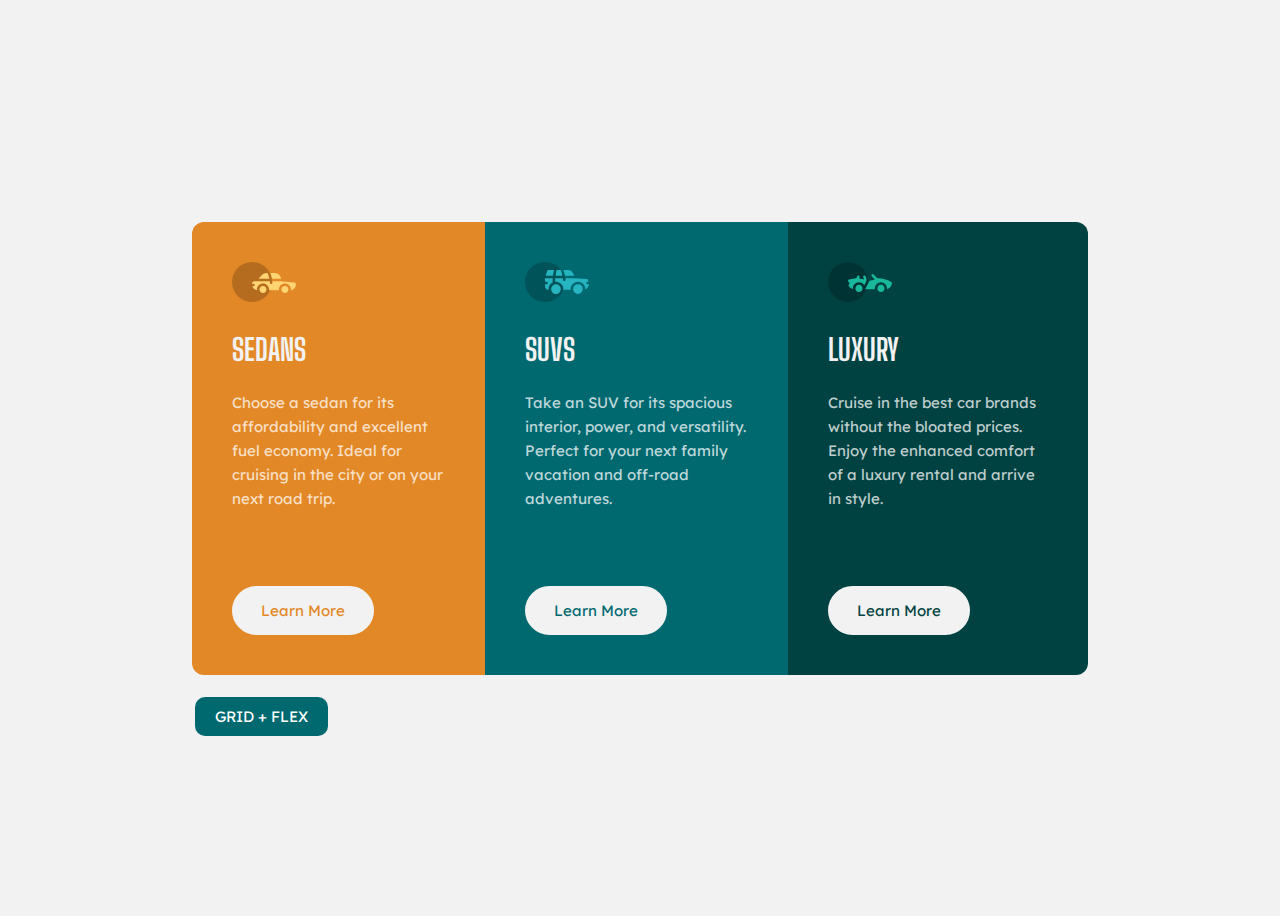
<file: index.html>
<!DOCTYPE html>
<html lang="en">
<head>
  <meta charset="UTF-8">
  <meta name="viewport" content="width=device-width, initial-scale=1.0">
  <link rel="icon" type="image/png" sizes="32x32" href="./images/favicon-32x32.png">
  <link rel="stylesheet" href="style.css">
  <title>Frontend Mentor | 3-column preview card component</title>
</head>
<body>
  
  <div class="container">
    <div class="wrapper">
      <div class="box box1">
        <img src="./images/icon-sedans.svg" alt="">
        <h2>Sedans</h2>
        <p> Choose a sedan for its affordability and excellent fuel economy. Ideal for cruising in the city 
          or on your next road trip.</p>
          <a href="#">Learn More</a>
      </div>

      <div class="box box2">
        <img src="./images/icon-suvs.svg" alt="">
        <h2>SUVs</h2>
        <p>Take an SUV for its spacious interior, power, and versatility. Perfect for your next family vacation 
          and off-road adventures. </p>
          <a href="#">Learn More</a>
      </div>

      <div class="box box3">
        <img src="./images/icon-luxury.svg" alt="">
        <h2>Luxury</h2>
        <p> Cruise in the best car brands without the bloated prices. Enjoy the enhanced comfort of a luxury 
          rental and arrive in style. </p>
          <a href="#">Learn More</a>
      </div>
    </div>
    <a href="./grid/grid.html" class="cta">Grid + Flex</a>
  </div>
  
</body>
</html>
</file>
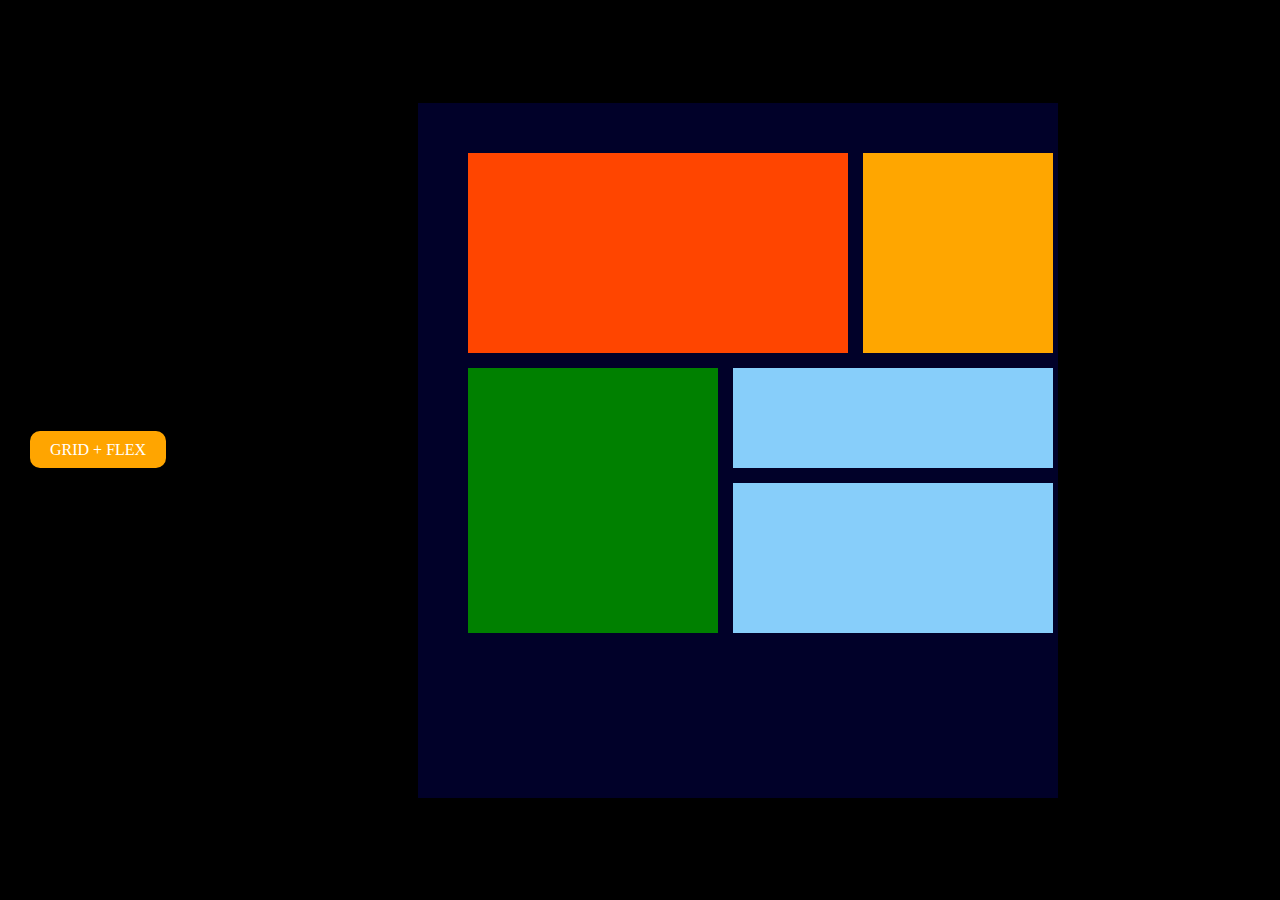
<file: grid/index.html>
<!DOCTYPE html>
<html lang="en">
<head>
    <meta charset="UTF-8">
    <meta http-equiv="X-UA-Compatible" content="IE=edge">
    <meta name="viewport" content="width=device-width, initial-scale=1.0">
    <link rel="stylesheet" href="grid.css">
    <title>Grid task</title>
</head>
<body>
    <header>
        <nav>
            <a href="/index.html" class="cta">Grid + Flex</a>
        </nav>
    </header>
    
    <main>
        
        <div class="item-a"></div>
        <div class="item-b"></div>
        <div class="item-c"></div>
        <div class="item-d"></div>
        <div class="item-e"></div>
    </main>
</body>
</html>
</file>
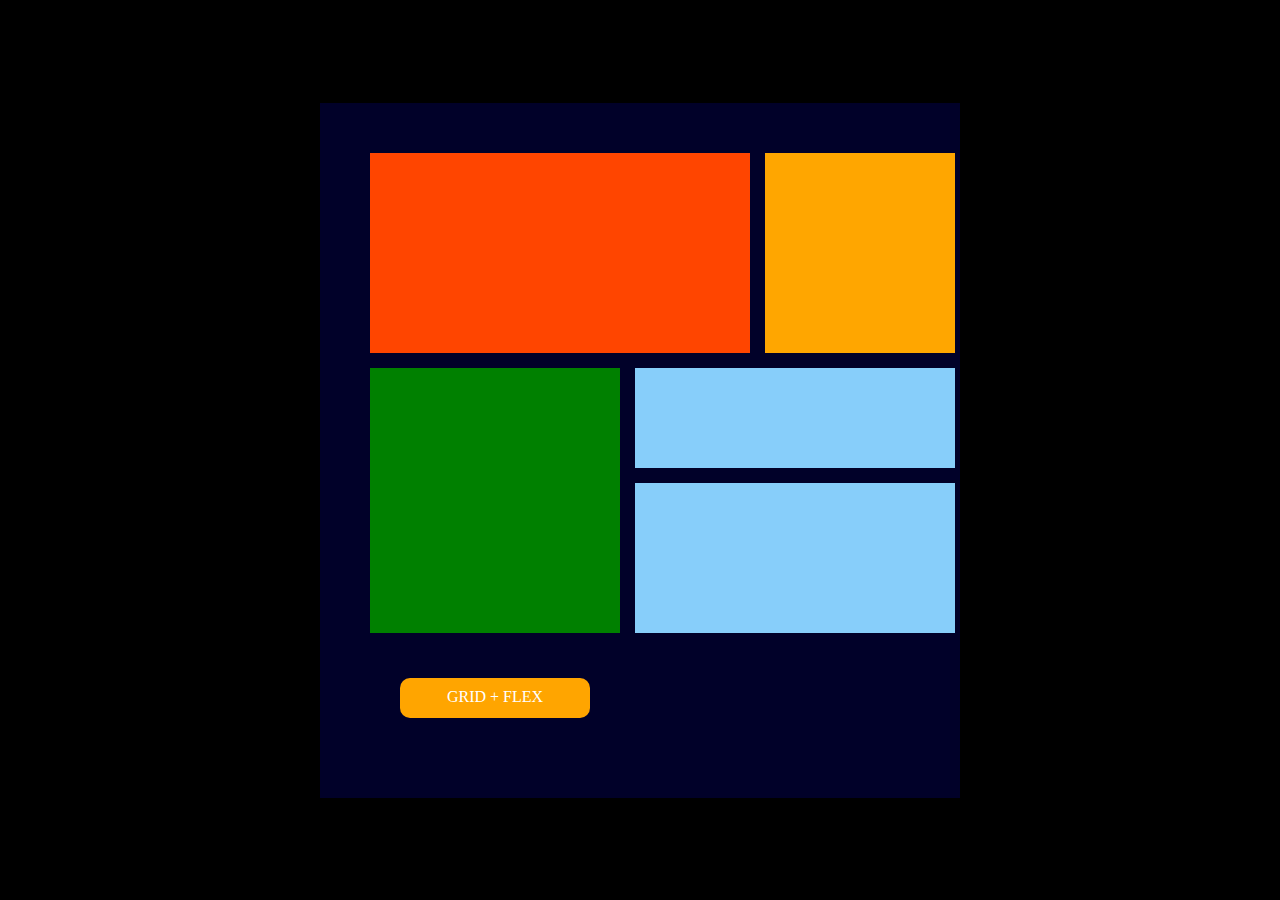
<file: grid.html>
<!DOCTYPE html>
<html lang="en">
<head>
    <meta charset="UTF-8">
    <meta http-equiv="X-UA-Compatible" content="IE=edge">
    <meta name="viewport" content="width=device-width, initial-scale=1.0">
    <link rel="stylesheet" href="grid.css">
    <title>Grid task</title>
</head>
<body>
    
    <main>
        <a href="/index.html" class="cta">Grid + Flex</a>
        <div class="item-a"></div>
        <div class="item-b"></div>
        <div class="item-c"></div>
        <div class="item-d"></div>
        <div class="item-e"></div>
    </main>
</body>
</html>
</file>
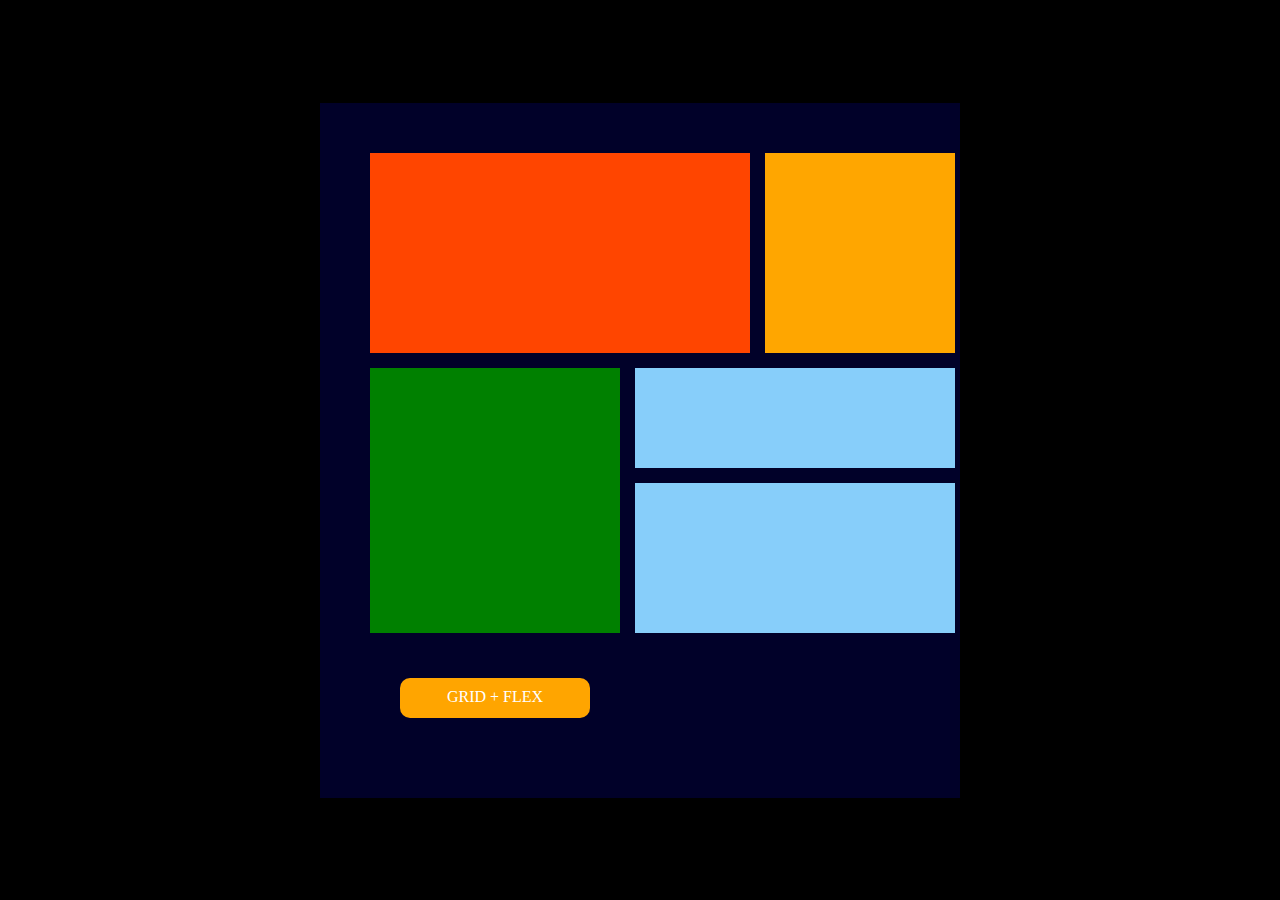
<file: grid/grid.html>
<!DOCTYPE html>
<html lang="en">
<head>
    <meta charset="UTF-8">
    <meta http-equiv="X-UA-Compatible" content="IE=edge">
    <meta name="viewport" content="width=device-width, initial-scale=1.0">
    <link rel="stylesheet" href="grid.css">
    <title>Grid task</title>
</head>
<body>
    
    <main>
        <a href="../index.html" class="cta">Grid + Flex</a>
        <div class="item-a"></div>
        <div class="item-b"></div>
        <div class="item-c"></div>
        <div class="item-d"></div>
        <div class="item-e"></div>
    </main>
</body>
</html>
</file>
<file: style.css>
@import url('https://fonts.googleapis.com/css2?family=Big+Shoulders+Display:wght@700&family=Lexend+Deca&display=swap');

body{
    background-color:  hsl(0, 0%, 95%);
    min-height: 100vh;
    display: flex;
    align-items: center;
    font-size: 15px;
    font-family: 'Lexend Deca', sans-serif;
    font-weight: 400;
}

.container {
    max-width: 960px;
    margin: 0 auto;
}

.wrapper {
    display: flex;
    justify-content: center;
    border-radius: 12px;
    margin: 2rem;
    overflow: hidden;
}

.box1 {
    background: hsl(31, 77%, 52%);
}

.box2 {
    background: hsl(184, 100%, 22%);
}

.box3 {
    background: hsl(179, 100%, 13%);
}

.box {
    padding: 40px;
}
.box h2{
    font-family: 'Big Shoulders Display', cursive;
    text-transform: uppercase;
    color:  hsl(0, 0%, 95%);
    font-size: 30px;
}

.box p{
    color: hsla(0, 0%, 100%, 0.75);
    line-height: 1.6;
}

.box a {
    text-decoration: none;
    background-color: hsl(0, 0%, 95%);
    padding: 13px 27px;
    border-radius: 26px;
    margin-top: 60px;
    display: inline-block;
    border: 2px solid hsl(0, 0%, 95%);
    transition: all .4s ease-in-out;
}

.box1 a{
    color: hsl(31, 77%, 52%);
} 

.box2 a{
    color: hsl(184, 100%, 22%);
} 

.box3 a{
    color: hsl(179, 100%, 13%);
} 

.box a:hover{
    color: hsl(0, 0%, 95%);
    background: transparent;
}

.cta {
    background-color: hsl(184, 100%, 22%);
    padding: 10px 20px;
    text-decoration: none;
    color: white;
    text-align: center;
    margin-left: 35px;
    border-radius: 10px;
    text-transform: uppercase;
}

@media only screen and (max-width: 768px){
    .wrapper{
        display: block;
    }
}

@media only screen and (max-width: 425px){
    .wrapper{
        margin: 2rem .5rem;
    }
}
</file>
<file: grid/grid.css>
*{
    margin: 0;
    padding: 0;
    box-sizing: border-box;
}

body{
    background-color: black;
    color: white;
    display: flex;
    place-items: center;
    min-height: 100vh;
}

main{
    background-color: rgb(1, 1, 41);
    padding: 50px;
    display: grid;
    grid-template-columns: 250px 50px 50px 190px;
    grid-template-rows:  200px 100px 150px 100px;
    grid-template-areas: 
    'a a a b'
    'c d d d'
    'c e e e'
    ;
    gap: 15px;
    width: 50%;
    margin: auto;
}

main div{
    padding: 3em;
    text-align: center;
}

.cta {
    background-color: orange;
    padding: 10px 20px;
    margin: 30px;
    color: white;
    text-decoration: none;
    text-align: center;
    text-transform: uppercase;
    border-radius: 10px;
}

.item-a{
    background-color: orangered;
    grid-area: a;
}

.item-b{
    background-color: rgb(255, 166, 0);
    grid-area: b;
}

.item-c{
    background-color: green;
    grid-area: c;
}

.item-d{
    background-color: lightskyblue;
    grid-area: d;
}

.item-e{
    background-color: lightskyblue;
    grid-area: e;
}
</file>
<file: grid.css>
*{
    margin: 0;
    padding: 0;
    box-sizing: border-box;
}

body{
    background-color: black;
    color: white;
    display: flex;
    place-items: center;
    min-height: 100vh;
}

main{
    background-color: rgb(1, 1, 41);
    padding: 50px;
    display: grid;
    grid-template-columns: 250px 50px 50px 190px;
    grid-template-rows:  200px 100px 150px 100px;
    grid-template-areas: 
    'a a a b'
    'c d d d'
    'c e e e'
    ;
    gap: 15px;
    width: 50%;
    margin: auto;
}

main div{
    padding: 3em;
    text-align: center;
}

.cta {
    background-color: orange;
    padding: 10px 20px;
    margin: 30px;
    color: white;
    text-decoration: none;
    text-align: center;
    text-transform: uppercase;
    border-radius: 10px;
}

.item-a{
    background-color: orangered;
    grid-area: a;
}

.item-b{
    background-color: rgb(255, 166, 0);
    grid-area: b;
}

.item-c{
    background-color: green;
    grid-area: c;
}

.item-d{
    background-color: lightskyblue;
    grid-area: d;
}

.item-e{
    background-color: lightskyblue;
    grid-area: e;
}
</file>
